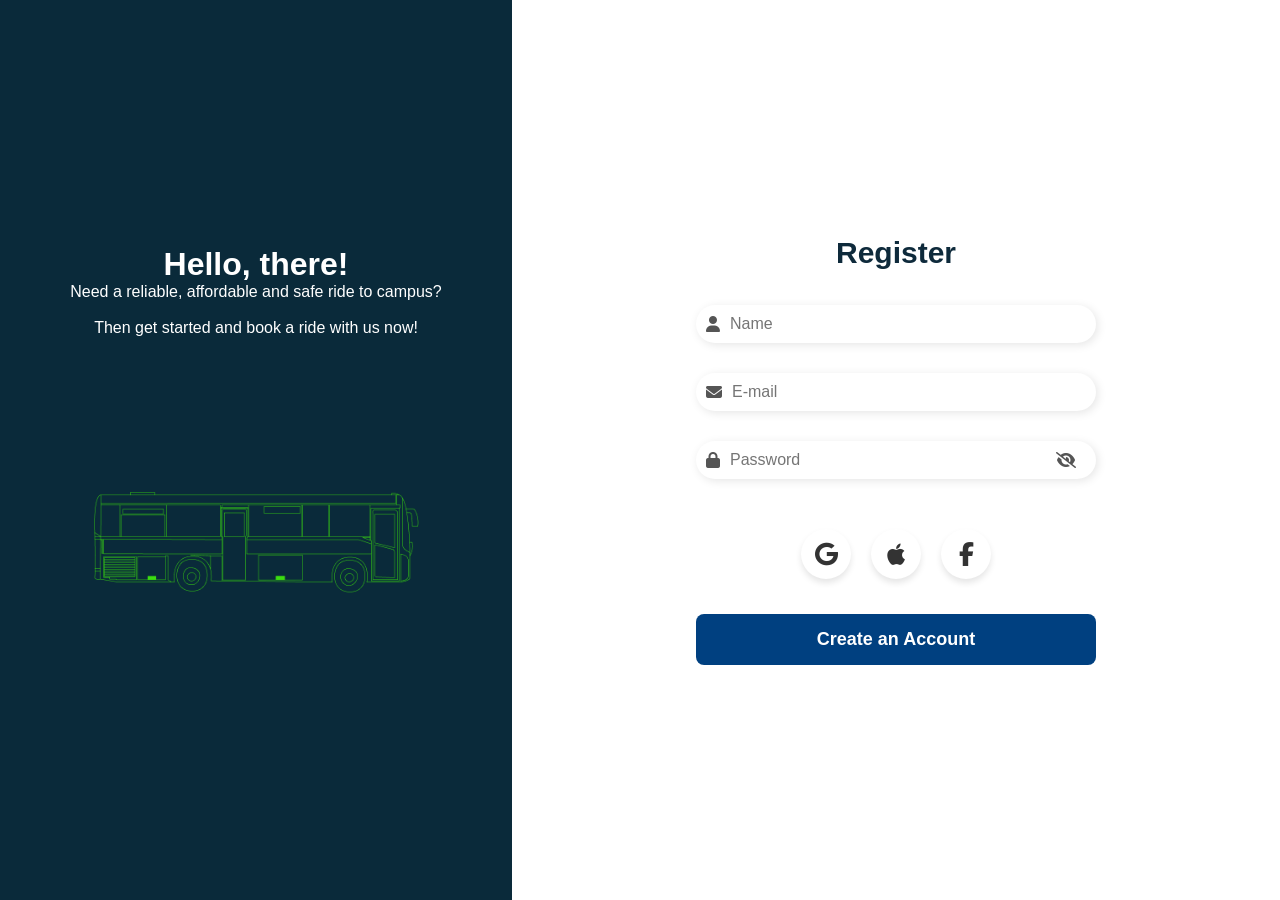
<file: registerscreen.html>
<!DOCTYPE html>
<html lang="en">
<head>
    <meta charset="UTF-8">
    <meta name="viewport" content="width=device-width, initial-scale=1.0">
    <title>Register Screen</title>
    <link rel="stylesheet" href="styles3.css">
    <link rel="stylesheet" href="https://cdnjs.cloudflare.com/ajax/libs/font-awesome/6.5.1/css/all.min.css">
</head>
<body>
   <div class="container">
        <div class="left-section">   
            <h1>Hello, there!</h1>
            <p>Need a reliable, affordable and safe ride to campus?</p><br>
            <p>Then get started and book a ride with us now!</p>
            <img src="./bus-sketch 1.png" alt="Bus Image" class="bus-image">
        </div>
        <div class="right-section">
            <div class="input-wrapper">
                <h2 class="register-title">Register</h2>
                <div class="input-container">
                    <i class="fas fa-user"></i>
                    <input type="text" placeholder="Name">
                </div>
            
                <div class="input-container">
                    <i class="fas fa-envelope"></i>
                    <input type="email" placeholder="E-mail">
                </div>
            
                <div class="input-container">
                    <i class="fas fa-lock"></i>
                    <input type="password" placeholder="Password">
                    <i class="fas fa-eye-slash toggle-password"></i>
                </div>
                <div class="social-media-container">
                    <div class="social-icon">
                        <i class="fab fa-google"></i>
                    </div>
                    <div class="social-icon">
                        <i class="fab fa-apple"></i>
                    </div>
                    <div class="social-icon">
                        <i class="fab fa-facebook-f"></i>
                    </div>
                </div>
                
                <button class="register-button">Create an Account</button>

                
            </div>
        </div>
   </div> 
</body>
</html>
</file>
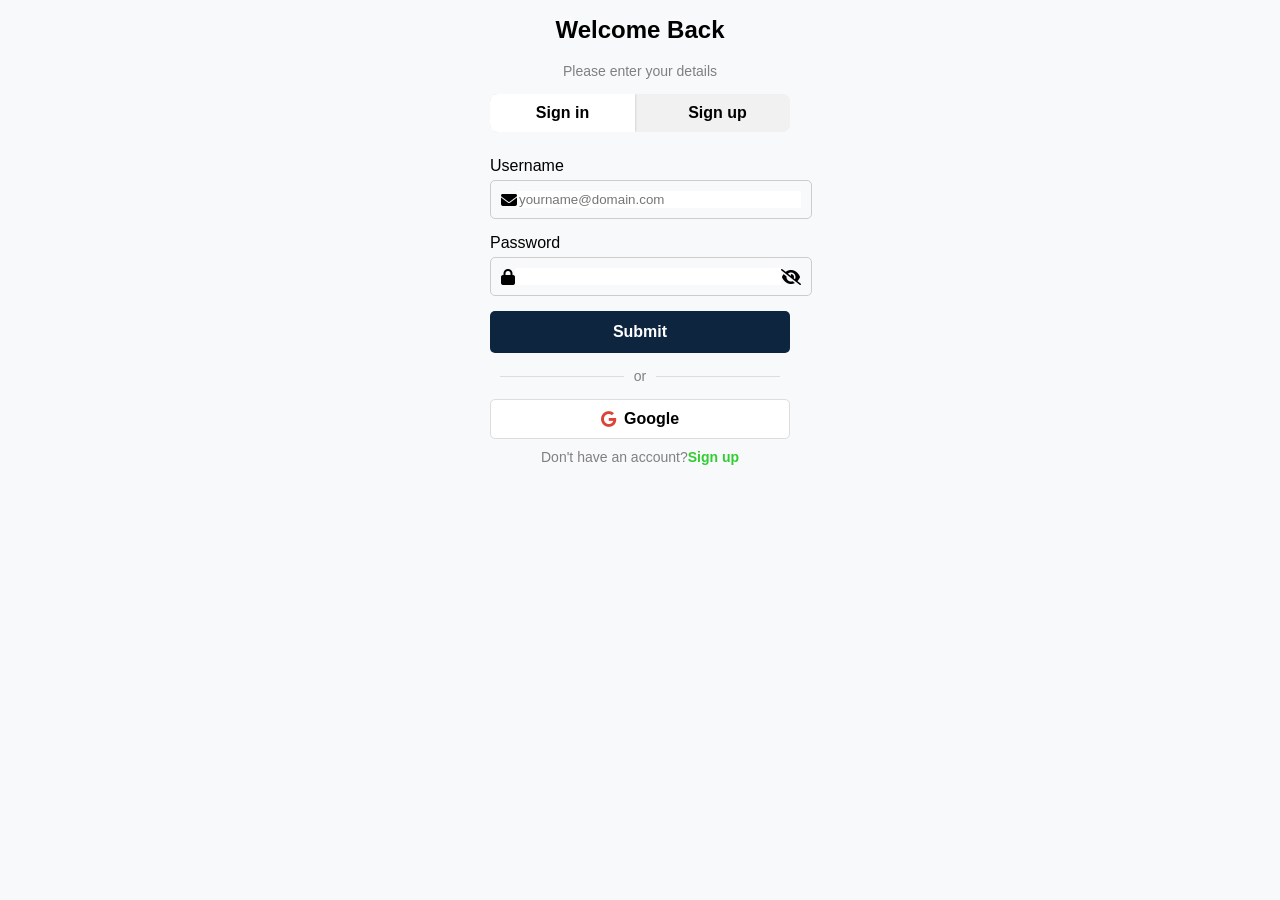
<file: signin.html>
<!DOCTYPE html>
<html lang="en">
<head>
    <meta charset="UTF-8">
    <link rel="stylesheet" href="https://cdnjs.cloudflare.com/ajax/libs/font-awesome/6.5.1/css/all.min.css">
    <meta name="viewport" content="width=device-width, initial-scale=1.0">
    <title>Sign In/Sign Out</title>
    <link rel="stylesheet" href="style2.css">
</head>
<body>
    <div class="container">
        <h1>Welcome Back</h1>
        <p>Please enter your details</p>
    
    <div class="toggle-buttons shared-width">
        <button class="active">Sign in</button>
        <button>Sign up</button>
    </div>

    <div class="input-group shared-width">
        <label for="username">Username</label>
        <div class="input-container">
            <i class="fa-solid fa-envelope"></i>
            <input type="text" id="username" placeholder="yourname@domain.com">
        </div>
    </div>

    <div class="input-group shared-width">
        <label for="password">Password</label>
        <div class="input-container">
            <i class="fa-solid fa-lock"></i>
            <input type="password" id="password">
            <i class="fa-solid fa-eye-slash"></i>
        </div>
    </div>
    <button class="submit-btn shared-width">Submit</button>
    <div class="or-container shared-width">or</div>
    <button class="google-btn shared-width">
        <i class="fa-brands fa-google"></i>Google
    </button>
    <p class="signup-text">Don't have an account?<a href="#">Sign up</a></p>
    
    <script>
        document.querySelector('.toggle-password').addEventListener('click', function () {
            const passwordInput = document.getElementById('password');
            if (passwordInput.type === 'password') {
                passwordInput.type = 'text';
                this.classList.replace('fa-eye-slash', 'fa-eye');
            } else {
                passwordInput.type = 'password';
                this.classList.replace('fa-eye', 'fa-eye-slash');
            }
        });
    </script>
    
</div>

</body>
</html>
</file>
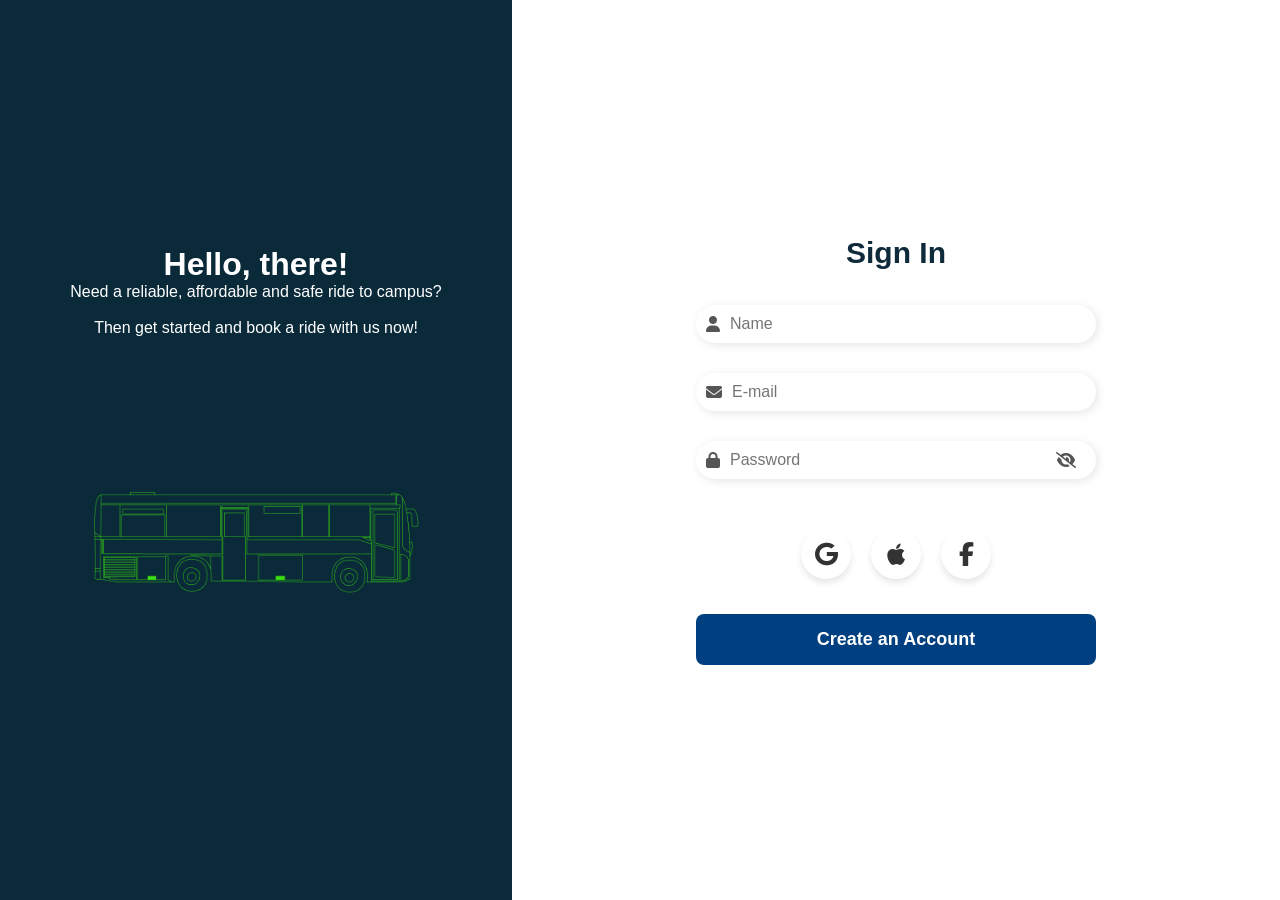
<file: signinscreen.html>
<!DOCTYPE html>
<html lang="en">
<head>
    <meta charset="UTF-8">
    <meta name="viewport" content="width=device-width, initial-scale=1.0">
    <title>Register Screen</title>
    <link rel="stylesheet" href="styles3.css">
    <link rel="stylesheet" href="https://cdnjs.cloudflare.com/ajax/libs/font-awesome/6.5.1/css/all.min.css">
</head>
<body>
   <div class="container">
        <div class="left-section">   
            <h1>Hello, there!</h1>
            <p>Need a reliable, affordable and safe ride to campus?</p><br>
            <p>Then get started and book a ride with us now!</p>
            <img src="./bus-sketch 1.png" alt="Bus Image" class="bus-image">
        </div>
        <div class="right-section">
            <div class="input-wrapper">
                <h2 class="register-title">Sign In</h2>
                <div class="input-container">
                    <i class="fas fa-user"></i>
                    <input type="text" placeholder="Name">
                </div>
            
                <div class="input-container">
                    <i class="fas fa-envelope"></i>
                    <input type="email" placeholder="E-mail">
                </div>
            
                <div class="input-container">
                    <i class="fas fa-lock"></i>
                    <input type="password" placeholder="Password">
                    <i class="fas fa-eye-slash toggle-password"></i>
                </div>
                <div class="social-media-container">
                    <div class="social-icon">
                        <i class="fab fa-google"></i>
                    </div>
                    <div class="social-icon">
                        <i class="fab fa-apple"></i>
                    </div>
                    <div class="social-icon">
                        <i class="fab fa-facebook-f"></i>
                    </div>
                </div>
                
                <button class="register-button">Create an Account</button>

                
            </div>
        </div>
   </div> 
</body>
</html>
</file>
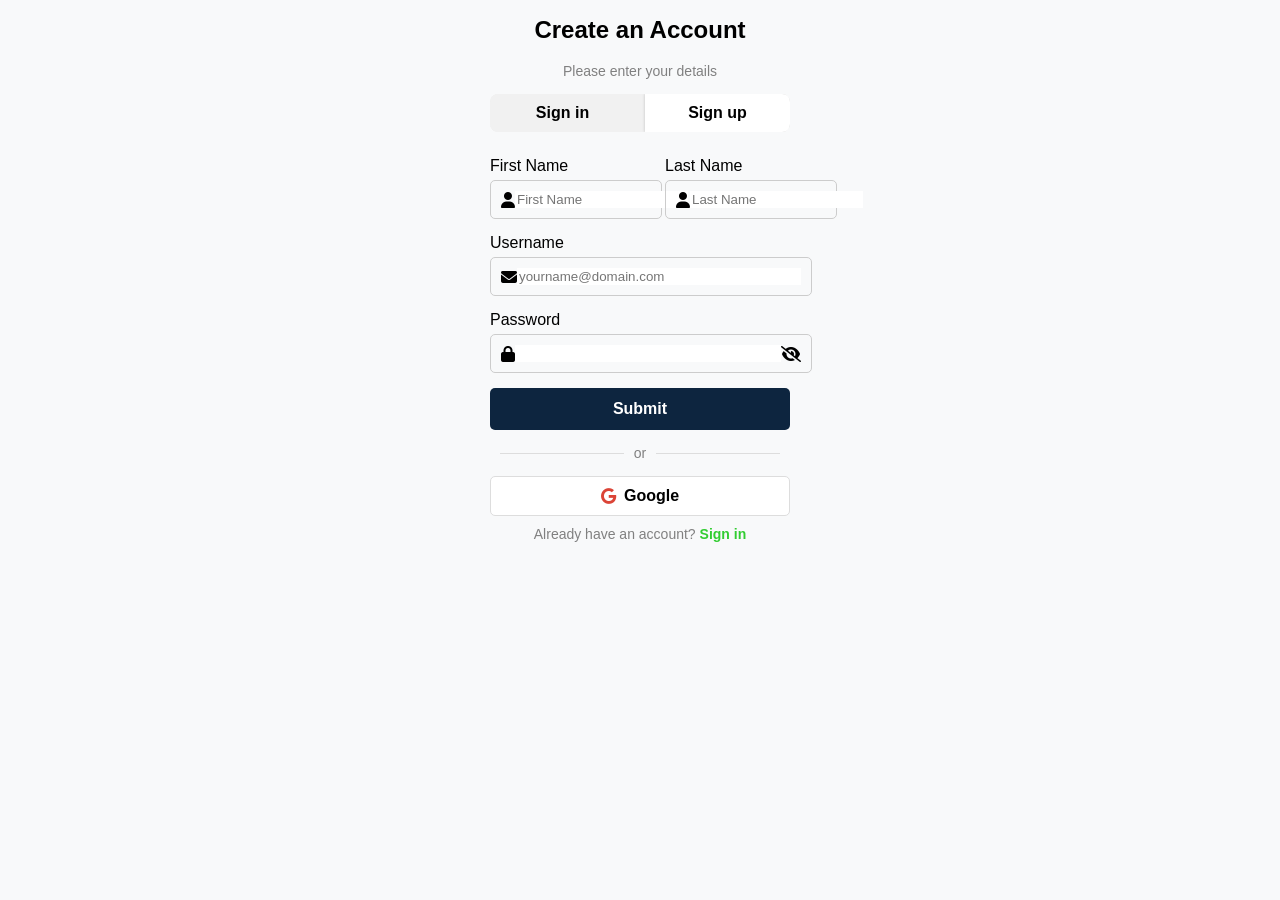
<file: signup.html>
<!DOCTYPE html>
<html lang="en">
<head>
    <meta charset="UTF-8">
    <link rel="stylesheet" href="https://cdnjs.cloudflare.com/ajax/libs/font-awesome/6.5.1/css/all.min.css">
    <meta name="viewport" content="width=device-width, initial-scale=1.0">
    <title>Sign Up</title>
    <link rel="stylesheet" href="style2.css">
</head>
<body>
    <div class="container">
        <h1>Create an Account</h1>
        <p>Please enter your details</p>
    
        <div class="toggle-buttons shared-width">
            <button>Sign in</button>
            <button class="active">Sign up</button>
        </div>

        <div class="name-container">
        <div class="name-container shared-width">
            <div class="input-group">
                <label for="first-name">First Name</label>
                <div class="input-container">
                    <i class="fa-solid fa-user"></i>
                    <input type="text" id="first-name" placeholder="First Name">
                </div>
            </div>
            <div class="input-group">
                <label for="last-name">Last Name</label>
                <div class="input-container">
                    <i class="fa-solid fa-user"></i>
                    <input type="text" id="last-name" placeholder="Last Name">
                </div>
            </div>
        </div>
    </div>

        <div class="input-group shared-width">
            <label for="username">Username</label>
            <div class="input-container">
                <i class="fa-solid fa-envelope"></i>
                <input type="text" id="username" placeholder="yourname@domain.com">
            </div>
        </div>

        <div class="input-group shared-width">
            <label for="password">Password</label>
            <div class="input-container">
                <i class="fa-solid fa-lock"></i>
                <input type="password" id="password">
                <i class="fa-solid fa-eye-slash toggle-password"></i>
            </div>
        </div>

        <button class="submit-btn shared-width">Submit</button>
        <div class="or-container shared-width">or</div>
        <button class="google-btn shared-width">
            <i class="fa-brands fa-google"></i>Google
        </button>

        <p class="signup-text">Already have an account? <a href="#">Sign in</a></p>

        <script>
            document.querySelector('.toggle-password').addEventListener('click', function () {
                const passwordInput = document.getElementById('password');
                if (passwordInput.type === 'password') {
                    passwordInput.type = 'text';
                    this.classList.replace('fa-eye-slash', 'fa-eye');
                } else {
                    passwordInput.type = 'password';
                    this.classList.replace('fa-eye', 'fa-eye-slash');
                }
            });
        </script>
    </div>
</body>
</html>
</file>
<file: styles3.css>
*{
    margin: 0;
    padding:0;
    box-sizing: border-box;
}
body {
    font-family: Arial, sans-serif;
    height: 100vh;
    display: flex;
}
.container {
    display: flex;
    width: 100%;
    height: 100vh;
}
.left-section {
    width: 40%;
    background-color: #0A2A3A; /* Dark blue-black color */
    color: white;
    display: flex;
    flex-direction: column;
    justify-content: center;
    align-items: center;
    text-align: center;
    padding: 20px;
    padding-top: 100px;
}
.left-section img{
    margin-top: 20px;
    width: 80%
}
.right-section {
    width: 60%;
    background-color: #ffffff;
    display: flex;
    justify-content: center;
    align-items: center;
}
.register-title{
    font-size: 30px;
    font-weight: bold;
    text-align: center;
    color:#0E2A3B;
    margin-bottom: 20px;

}
.input-container {
    display: flex;
    align-items: center;
    background: #fff;
    padding: 10px;
    border-radius: 25px;
    box-shadow: 2px 2px 10px rgba(0, 0, 0, 0.1);
    margin-bottom: 15px;
    width: 100%;
}

.input-container i {
    margin-right: 10px;
    color: #555;
}

.input-container input {
    border: none;
    outline: none;
    flex: 1;
    font-size: 16px;
}

.toggle-password {
    margin-left: auto;
    cursor: pointer;
}
.input-wrapper {
    display: flex;
    flex-direction: column;
    align-items: center;
    gap: 15px; /* Adds spacing between inputs */
    width: 100%;
    max-width: 400px; /* Adjust width if needed */
    margin: auto; /* Centers it */
}
.social-media-container {
    display: flex;
    justify-content: center; /* Centers icons horizontally */
    gap: 20px; /* Spacing between icons */
    margin-top: 20px; /* Adds space above */
}

.social-icon {
    width: 50px;
    height: 50px;
    display: flex;
    align-items: center;
    justify-content: center;
    background-color: #fff;
    border-radius: 50%; /* Makes the icons circular */
    box-shadow: 0px 4px 6px rgba(0, 0, 0, 0.1);
    cursor: pointer;
    font-size: 24px;
    color: #333;
    transition: all 0.3s ease-in-out;
}

.social-icon:hover {
    transform: scale(1.1); /* Slight hover effect */
}

.register-button {
    width: 100%;
    padding: 15px;
    background-color: #004080; /* Dark blue */
    color: white;
    font-size: 18px;
    font-weight: bold;
    border: none;
    border-radius: 8px;
    cursor: pointer;
    transition: background-color 0.3s ease-in-out, transform 0.2s ease-in-out;
    margin-top: 20px;
}

.register-button:hover {
    background-color: #003366; /* Slightly darker blue */
    transform: scale(1.05); /* Small pop effect */
}
</file>
<file: style2.css>
body{
    font-family: Arial, sans-serif;
    display:flex;
    justify-content: center;
    align-items: flex-start;
    height: 100vh;
    background-color: #f8f9fa;
    margin: 0;
}
.container {
    text-align: center;
    display: flex;
    flex-direction: column;
    align-items: center;
    
    
}
h1{
    font-size: 24px;
    font-weight:bold;
    margin-bottom: 5px;
}
p{
    font-size: 14px;
    color:gray;
    margin-bottom: 15px;
}
.toggle-buttons{
    display:flex;
    background-color: #f1f1f1;
    border-radius: 8px;
    overflow: hidden;
    width: 300px;
    margin:auto;
    margin-bottom: 25px;
    gap:10px;
}
.toggle-buttons button {
    flex: 1; /* Makes buttons equal width */
    padding: 10px;
    border: none;
    cursor: pointer;
    font-size: 16px;
    font-weight: bold;
    transition: background 0.3s;
}

/* Active button (Sign in selected) */
.toggle-buttons .active {
    background-color: white; /* White background */
    box-shadow: 0px 0px 3px rgba(0, 0, 0, 0.2); /* Adds a slight shadow */
}

/* Inactive button (Sign up) */
.toggle-buttons button:not(.active) {
    background-color: #f1f1f1; /* Light gray */
}

.input-group {
    display: flex;
    flex-direction: column;
    margin-bottom: 15px;
    width:300px;
}

.input-container {
    display: flex;
    align-items: center;
    border: 1px solid #ccc;
    padding: 10px;
    border-radius: 5px;
    width: 100%;
}

.input-container .icon {
    margin-right: 10px;
}

.input-container input {
    border: none;
    outline: none;
    flex-grow: 1;
}
.input-group label {
    text-align: left; /* Align label to the left */
    width: 100%; /* Ensure label takes full width */
    margin-bottom: 5px; /* Add a small gap below label */
}
.shared-width{
    width:300px;
}
.submit-btn {
    background-color: #0d253f; /* Dark navy color */
    color: white;
    padding: 12px;
    border: none;
    border-radius: 5px;
    font-size: 16px;
    font-weight: bold;
    cursor: pointer;
    width: 100%; /* Ensures it matches the shared-width */
    text-align: center;
}

/* OR Separator */
.or-container {
    display: flex;
    align-items: center;
    justify-content: center;
    margin: 15px 0;
    color: gray;
    font-size: 14px;
}

.or-container::before,
.or-container::after {
    content: "";
    flex: 1;
    border-bottom: 1px solid #ddd;
    margin: 0 10px;
}

/* Google Button */
.google-btn {
    display: flex;
    align-items: center;
    justify-content: center;
    border: 1px solid #ddd;
    border-radius: 5px;
    padding: 10px;
    font-size: 16px;
    font-weight: bold;
    cursor: pointer;
    width: 100%;
    background-color: white;
}

.google-btn i {
    margin-right: 8px;
    color: #db4437; /* Google red color */
}

/* Sign-up link */
.signup-text {
    margin-top: 10px;
    font-size: 14px;
}

.signup-text a {
    color: limegreen;
    text-decoration: none;
    font-weight: bold;
}

.signup-text a:hover {
    text-decoration: underline;
}
/* Styling for First Name and Last Name fields */
.name-container {
    display: flex;
    justify-content: space-between;
    width: 300px;
    gap: 25px;
}

.name-container .input-group {
    width: 50%;
}
.name-container .input-container{
    width: 100%;
}
</file>
